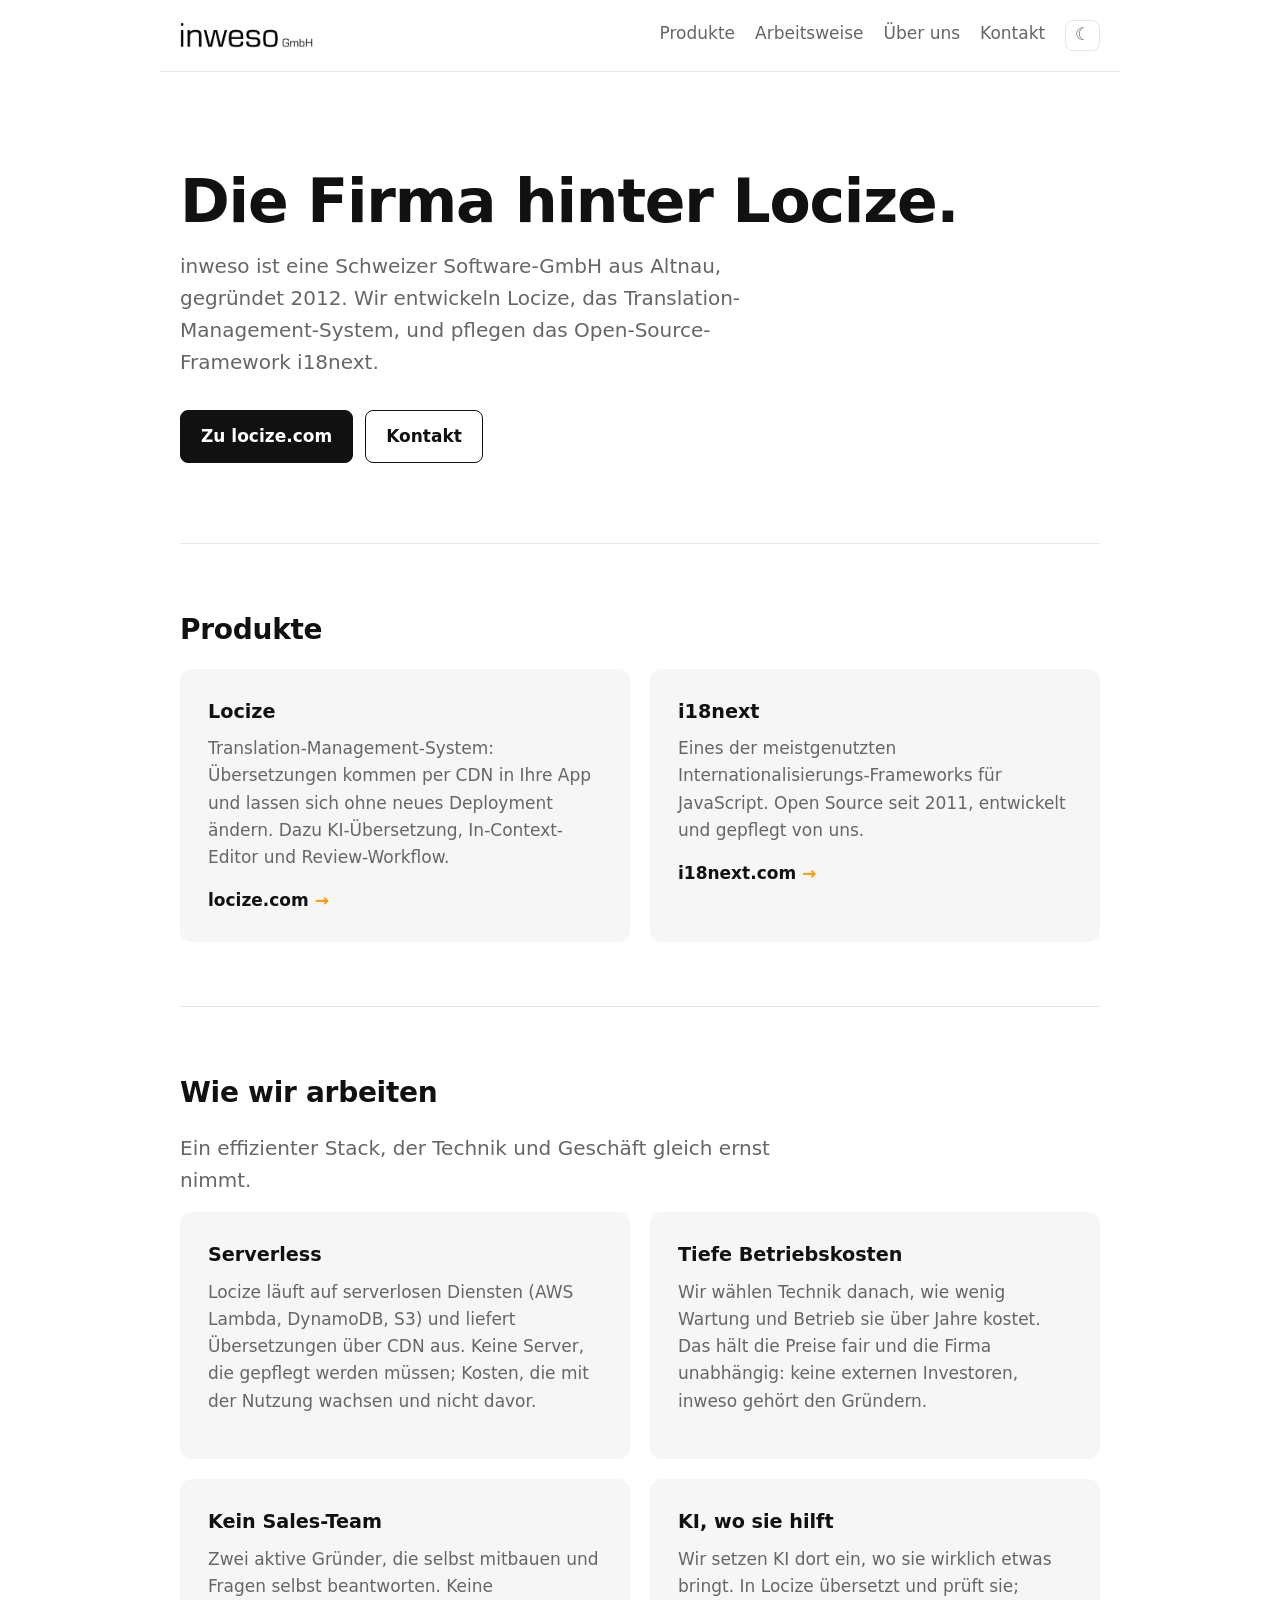
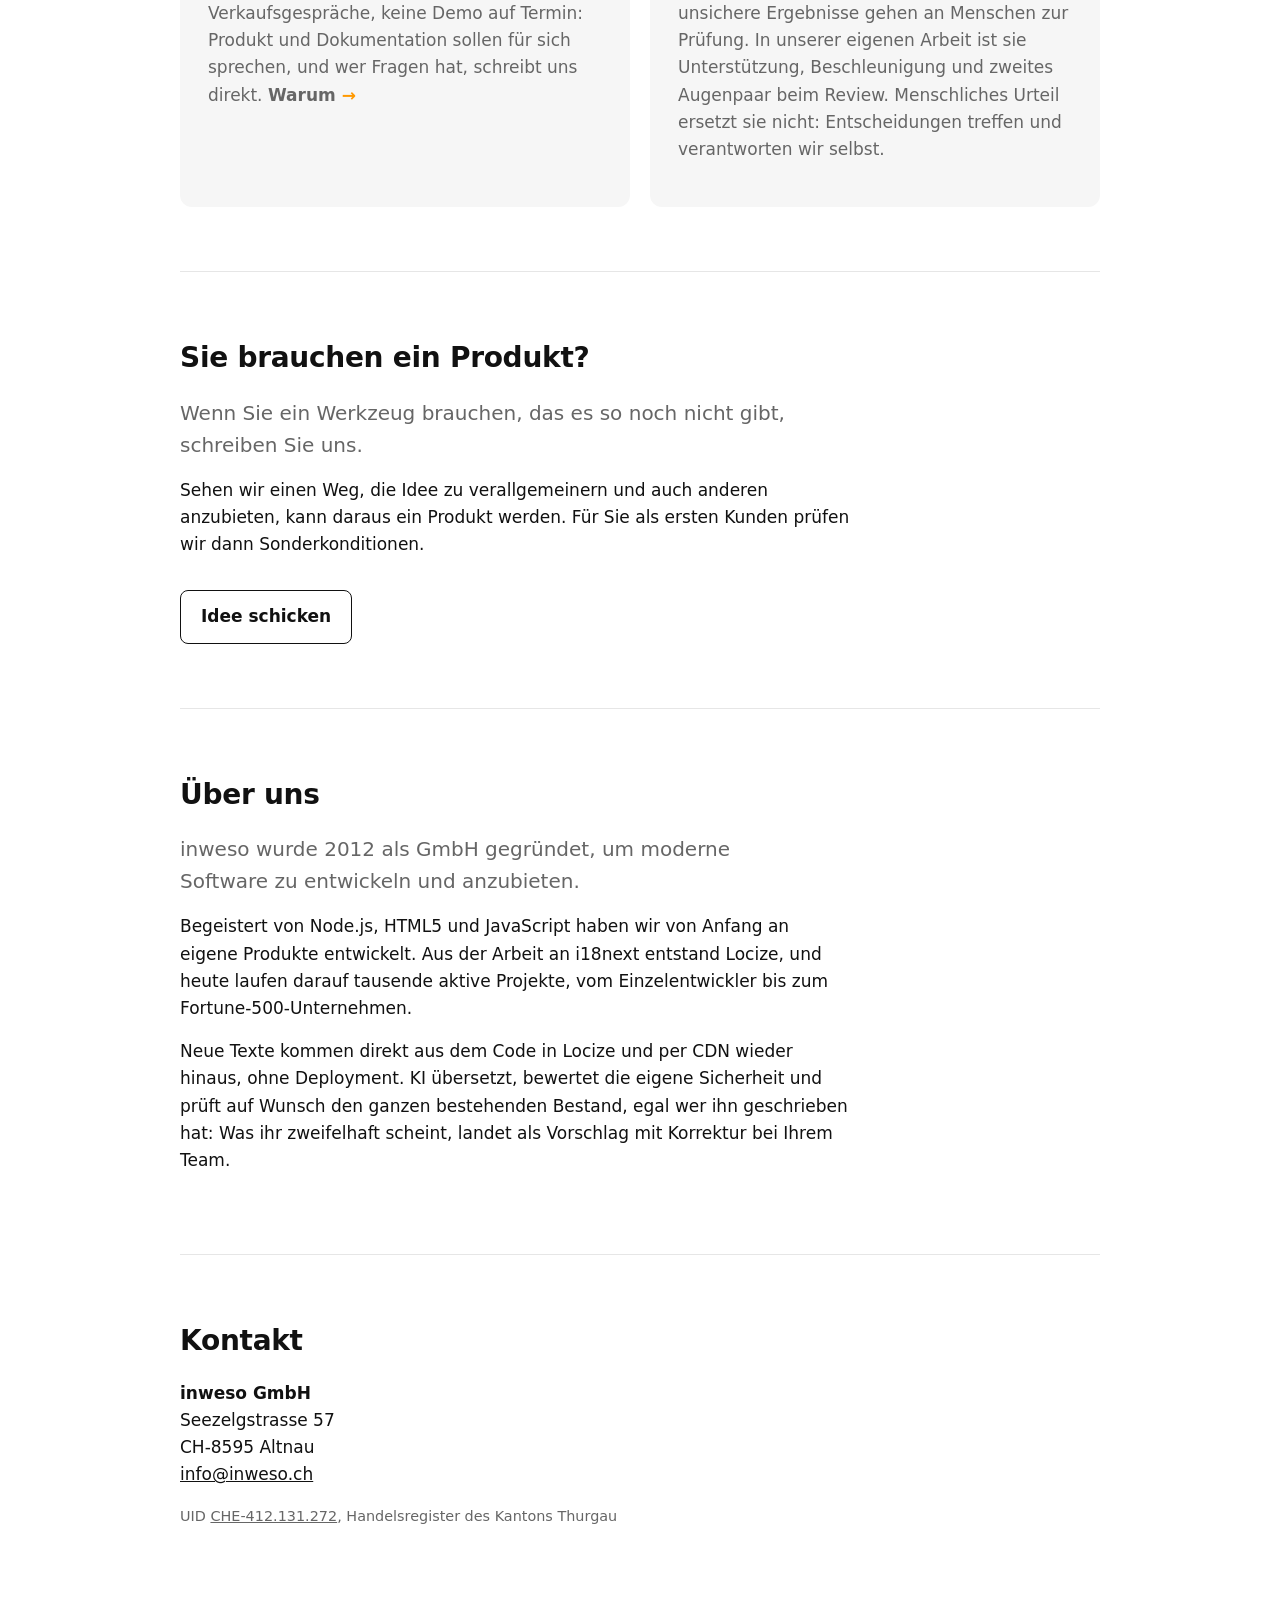
<file: index.html>
<!doctype html>
<html lang="de">
<head>
  <meta charset="utf-8">
  <meta name="viewport" content="width=device-width, initial-scale=1">
  <title>inweso GmbH: die Firma hinter Locize</title>
  <meta name="description" content="inweso GmbH ist ein Schweizer Softwareunternehmen aus Altnau TG, gegründet 2012. Wir entwickeln Locize, das Translation-Management-System, und pflegen das Open-Source-Framework i18next.">
  <link rel="canonical" href="https://inweso.ch/">
  <link rel="icon" href="favicon.ico">
  <link rel="stylesheet" href="style.css">
  <script src="theme.js"></script>
</head>
<body>
  <header class="wrap">
    <nav aria-label="Hauptnavigation">
      <a href="/"><img src="img/inweso.png" alt="inweso GmbH" width="333" height="64"></a>
      <ul>
        <li><a href="#produkte">Produkte</a></li>
        <li><a href="#arbeitsweise">Arbeitsweise</a></li>
        <li><a href="#ueber-uns">Über uns</a></li>
        <li><a href="#kontakt">Kontakt</a></li>
        <li><button id="theme" type="button" aria-label="Hell oder dunkel umschalten" title="Hell oder dunkel"></button></li>
      </ul>
    </nav>
  </header>

  <main class="wrap">
    <section class="hero">
      <h1>Die Firma hinter Locize.</h1>
      <p class="lead">inweso ist eine Schweizer Software-GmbH aus Altnau, gegründet 2012. Wir entwickeln Locize, das Translation-Management-System, und pflegen das Open-Source-Framework i18next.</p>
      <div class="actions">
        <a class="btn primary" href="https://locize.com">Zu locize.com</a>
        <a class="btn" href="#kontakt">Kontakt</a>
      </div>
    </section>

    <section id="produkte">
      <h2>Produkte</h2>
      <div class="grid">
        <div class="card">
          <h3>Locize</h3>
          <p>Translation-Management-System: Übersetzungen kommen per CDN in Ihre App und lassen sich ohne neues Deployment ändern. Dazu KI-Übersetzung, In-Context-Editor und Review-Workflow.</p>
          <a href="https://locize.com">locize.com</a>
        </div>
        <div class="card">
          <h3>i18next</h3>
          <p>Eines der meistgenutzten Internationalisierungs-Frameworks für JavaScript. Open Source seit 2011, entwickelt und gepflegt von uns.</p>
          <a href="https://www.i18next.com">i18next.com</a>
        </div>
      </div>
    </section>

    <section id="arbeitsweise">
      <h2>Wie wir arbeiten</h2>
      <p class="lead">Ein effizienter Stack, der Technik und Geschäft gleich ernst nimmt.</p>
      <div class="grid two">
        <div class="card">
          <h3>Serverless</h3>
          <p>Locize läuft auf serverlosen Diensten (AWS Lambda, DynamoDB, S3) und liefert Übersetzungen über CDN aus. Keine Server, die gepflegt werden müssen; Kosten, die mit der Nutzung wachsen und nicht davor.</p>
        </div>
        <div class="card">
          <h3>Tiefe Betriebskosten</h3>
          <p>Wir wählen Technik danach, wie wenig Wartung und Betrieb sie über Jahre kostet. Das hält die Preise fair und die Firma unabhängig: keine externen Investoren, inweso gehört den Gründern.</p>
        </div>
        <div class="card">
          <h3>Kein Sales-Team</h3>
          <p>Zwei aktive Gründer, die selbst mitbauen und Fragen selbst beantworten. Keine Verkaufsgespräche, keine Demo auf Termin: Produkt und Dokumentation sollen für sich sprechen, und wer Fragen hat, schreibt uns direkt. <a href="https://locize.com/de/why-no-sales">Warum</a></p>
        </div>
        <div class="card">
          <h3>KI, wo sie hilft</h3>
          <p>Wir setzen KI dort ein, wo sie wirklich etwas bringt. In Locize übersetzt und prüft sie; unsichere Ergebnisse gehen an Menschen zur Prüfung. In unserer eigenen Arbeit ist sie Unterstützung, Beschleunigung und zweites Augenpaar beim Review. Menschliches Urteil ersetzt sie nicht: Entscheidungen treffen und verantworten wir selbst.</p>
        </div>
      </div>
    </section>

    <section id="produktidee">
      <h2>Sie brauchen ein Produkt?</h2>
      <p class="lead">Wenn Sie ein Werkzeug brauchen, das es so noch nicht gibt, schreiben Sie uns.</p>
      <p>Sehen wir einen Weg, die Idee zu verallgemeinern und auch anderen anzubieten, kann daraus ein Produkt werden. Für Sie als ersten Kunden prüfen wir dann Sonderkonditionen.</p>
      <div class="actions"><a class="btn" href="mailto:info@inweso.ch">Idee schicken</a></div>
    </section>

    <section id="ueber-uns">
      <h2>Über uns</h2>
      <p class="lead">inweso wurde 2012 als GmbH gegründet, um moderne Software zu entwickeln und anzubieten.</p>
      <p>Begeistert von Node.js, HTML5 und JavaScript haben wir von Anfang an eigene Produkte entwickelt. Aus der Arbeit an i18next entstand Locize, und heute laufen darauf tausende aktive Projekte, vom Einzelentwickler bis zum Fortune-500-Unternehmen.</p>
      <p>Neue Texte kommen direkt aus dem Code in Locize und per CDN wieder hinaus, ohne Deployment. KI übersetzt, bewertet die eigene Sicherheit und prüft auf Wunsch den ganzen bestehenden Bestand, egal wer ihn geschrieben hat: Was ihr zweifelhaft scheint, landet als Vorschlag mit Korrektur bei Ihrem Team.</p>
    </section>

    <section id="kontakt">
      <h2>Kontakt</h2>
      <address>
        <strong>inweso GmbH</strong><br>
        Seezelgstrasse 57<br>
        CH-8595 Altnau<br>
        <a href="mailto:info@inweso.ch">info@inweso.ch</a>
      </address>
      <p class="register">UID <a href="https://tg.chregister.ch/cr-portal/auszug/auszug.xhtml?uid=CHE-412.131.272">CHE-412.131.272</a>, Handelsregister des Kantons Thurgau</p>
    </section>
  </main>

  <footer class="wrap">© inweso GmbH · <a href="datenschutz.html">Datenschutz</a></footer>
</body>
</html>
</file>
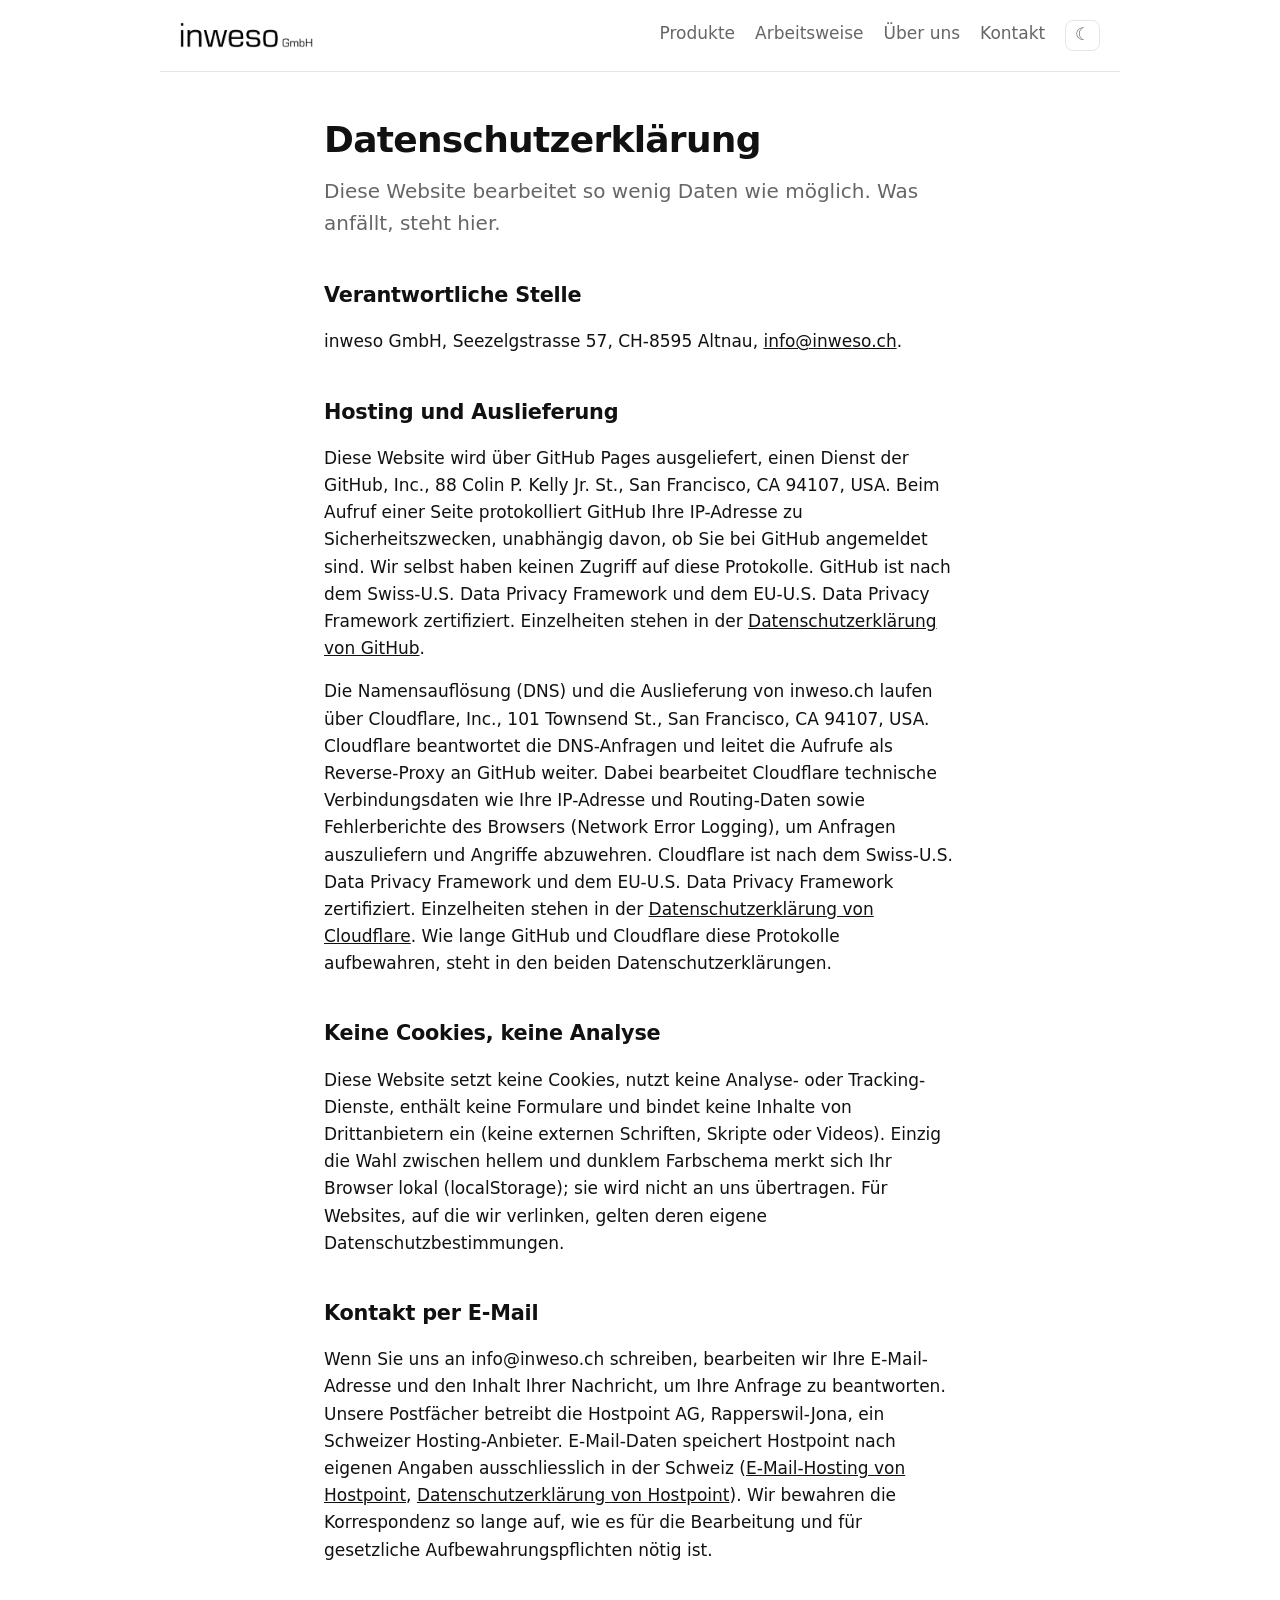
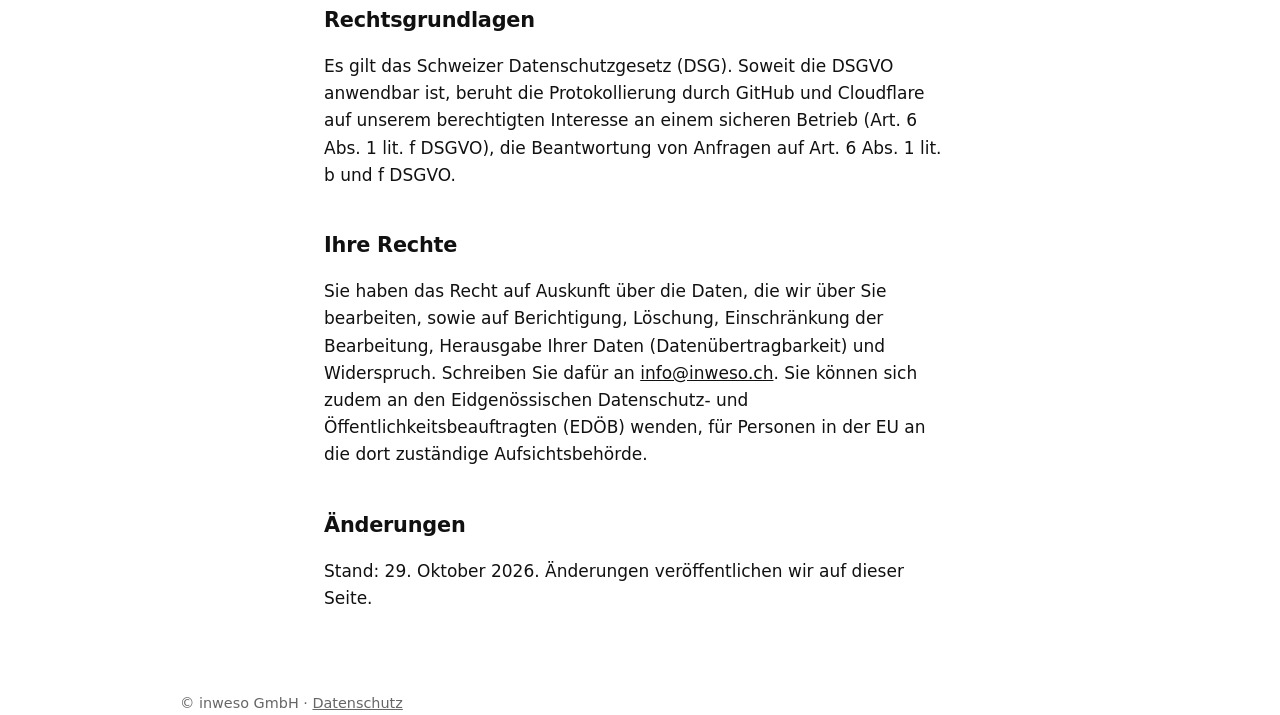
<file: datenschutz.html>
<!doctype html>
<html lang="de">
<head>
  <meta charset="utf-8">
  <meta name="viewport" content="width=device-width, initial-scale=1">
  <title>Datenschutz: inweso GmbH</title>
  <meta name="description" content="Datenschutzerklärung der Website inweso.ch der inweso GmbH.">
  <link rel="canonical" href="https://inweso.ch/datenschutz.html">
  <link rel="icon" href="favicon.ico">
  <link rel="stylesheet" href="style.css">
  <script src="theme.js"></script>
</head>
<body>
  <header class="wrap">
    <nav aria-label="Hauptnavigation">
      <a href="/"><img src="img/inweso.png" alt="inweso GmbH" width="333" height="64"></a>
      <ul>
        <li><a href="/#produkte">Produkte</a></li>
        <li><a href="/#arbeitsweise">Arbeitsweise</a></li>
        <li><a href="/#ueber-uns">Über uns</a></li>
        <li><a href="/#kontakt">Kontakt</a></li>
        <li><button id="theme" type="button" aria-label="Hell oder dunkel umschalten" title="Hell oder dunkel"></button></li>
      </ul>
    </nav>
  </header>

  <main class="wrap prose">
    <h1>Datenschutzerklärung</h1>
    <p class="lead">Diese Website bearbeitet so wenig Daten wie möglich. Was anfällt, steht hier.</p>

    <h2>Verantwortliche Stelle</h2>
    <p>inweso GmbH, Seezelgstrasse 57, CH-8595 Altnau, <a href="mailto:info@inweso.ch">info@inweso.ch</a>.</p>

    <h2>Hosting und Auslieferung</h2>
    <p>Diese Website wird über GitHub Pages ausgeliefert, einen Dienst der GitHub, Inc., 88 Colin P. Kelly Jr. St., San Francisco, CA 94107, USA. Beim Aufruf einer Seite protokolliert GitHub Ihre IP-Adresse zu Sicherheitszwecken, unabhängig davon, ob Sie bei GitHub angemeldet sind. Wir selbst haben keinen Zugriff auf diese Protokolle. GitHub ist nach dem Swiss-U.S. Data Privacy Framework und dem EU-U.S. Data Privacy Framework zertifiziert. Einzelheiten stehen in der <a href="https://docs.github.com/de/site-policy/privacy-policies/github-general-privacy-statement">Datenschutzerklärung von GitHub</a>.</p>
    <p>Die Namensauflösung (DNS) und die Auslieferung von inweso.ch laufen über Cloudflare, Inc., 101 Townsend St., San Francisco, CA 94107, USA. Cloudflare beantwortet die DNS-Anfragen und leitet die Aufrufe als Reverse-Proxy an GitHub weiter. Dabei bearbeitet Cloudflare technische Verbindungsdaten wie Ihre IP-Adresse und Routing-Daten sowie Fehlerberichte des Browsers (Network Error Logging), um Anfragen auszuliefern und Angriffe abzuwehren. Cloudflare ist nach dem Swiss-U.S. Data Privacy Framework und dem EU-U.S. Data Privacy Framework zertifiziert. Einzelheiten stehen in der <a href="https://www.cloudflare.com/privacypolicy/">Datenschutzerklärung von Cloudflare</a>. Wie lange GitHub und Cloudflare diese Protokolle aufbewahren, steht in den beiden Datenschutzerklärungen.</p>

    <h2>Keine Cookies, keine Analyse</h2>
    <p>Diese Website setzt keine Cookies, nutzt keine Analyse- oder Tracking-Dienste, enthält keine Formulare und bindet keine Inhalte von Drittanbietern ein (keine externen Schriften, Skripte oder Videos). Einzig die Wahl zwischen hellem und dunklem Farbschema merkt sich Ihr Browser lokal (localStorage); sie wird nicht an uns übertragen. Für Websites, auf die wir verlinken, gelten deren eigene Datenschutzbestimmungen.</p>

    <h2>Kontakt per E-Mail</h2>
    <p>Wenn Sie uns an info@inweso.ch schreiben, bearbeiten wir Ihre E-Mail-Adresse und den Inhalt Ihrer Nachricht, um Ihre Anfrage zu beantworten. Unsere Postfächer betreibt die Hostpoint AG, Rapperswil-Jona, ein Schweizer Hosting-Anbieter. E-Mail-Daten speichert Hostpoint nach eigenen Angaben ausschliesslich in der Schweiz (<a href="https://www.hostpoint.ch/email/">E-Mail-Hosting von Hostpoint</a>, <a href="https://www.hostpoint.ch/hostpoint/kontakt-agb.html#datenschutz">Datenschutzerklärung von Hostpoint</a>). Wir bewahren die Korrespondenz so lange auf, wie es für die Bearbeitung und für gesetzliche Aufbewahrungspflichten nötig ist.</p>

    <h2>Rechtsgrundlagen</h2>
    <p>Es gilt das Schweizer Datenschutzgesetz (DSG). Soweit die DSGVO anwendbar ist, beruht die Protokollierung durch GitHub und Cloudflare auf unserem berechtigten Interesse an einem sicheren Betrieb (Art. 6 Abs. 1 lit. f DSGVO), die Beantwortung von Anfragen auf Art. 6 Abs. 1 lit. b und f DSGVO.</p>

    <h2>Ihre Rechte</h2>
    <p>Sie haben das Recht auf Auskunft über die Daten, die wir über Sie bearbeiten, sowie auf Berichtigung, Löschung, Einschränkung der Bearbeitung, Herausgabe Ihrer Daten (Datenübertragbarkeit) und Widerspruch. Schreiben Sie dafür an <a href="mailto:info@inweso.ch">info@inweso.ch</a>. Sie können sich zudem an den Eidgenössischen Datenschutz- und Öffentlichkeitsbeauftragten (EDÖB) wenden, für Personen in der EU an die dort zuständige Aufsichtsbehörde.</p>

    <h2>Änderungen</h2>
    <p>Stand: 29. Oktober 2026. Änderungen veröffentlichen wir auf dieser Seite.</p>
  </main>

  <footer class="wrap">© inweso GmbH · <a href="datenschutz.html">Datenschutz</a></footer>
</body>
</html>
</file>
<file: style.css>
/* light tokens; the dark set follows the system setting unless data-theme on <html> says otherwise (theme.js) */
:root {
  --bg: #fff;
  --fg: #111;
  --muted: #666;
  --line: #e6e6e6;
  --card: #f6f6f6;
  --accent: #f90;
  --logo-invert: 0;
  --theme-icon: "☾";
  color-scheme: light dark;
}
@media (prefers-color-scheme: dark) {
  :root:not([data-theme="light"]) {
    --bg: #111;
    --fg: #eee;
    --muted: #9a9a9a;
    --line: #2a2a2a;
    --card: #1a1a1a;
    --logo-invert: 1;
    --theme-icon: "☀";
  }
}
:root[data-theme="dark"] {
  --bg: #111;
  --fg: #eee;
  --muted: #9a9a9a;
  --line: #2a2a2a;
  --card: #1a1a1a;
  --logo-invert: 1;
  --theme-icon: "☀";
}
* { box-sizing: border-box; }
@media (prefers-reduced-motion: no-preference) { html { scroll-behavior: smooth; } }
body {
  margin: 0;
  background: var(--bg);
  color: var(--fg);
  font: 17px/1.6 system-ui, -apple-system, "Segoe UI", Roboto, sans-serif;
  -webkit-font-smoothing: antialiased;
}
a { color: inherit; }
a:focus-visible, .btn:focus-visible, #theme:focus-visible { outline: 2px solid var(--fg); outline-offset: 3px; }
.wrap { max-width: 60rem; margin: 0 auto; padding: 0 1.25rem; }

header { border-bottom: 1px solid var(--line); }
nav { display: flex; flex-wrap: wrap; align-items: center; gap: 1.5rem; padding: 1.25rem 0; }
nav img { height: 1.6rem; width: auto; display: block; filter: invert(var(--logo-invert)); }
nav ul { display: flex; flex-wrap: wrap; gap: .5rem 1.25rem; margin: 0 0 0 auto; padding: 0; list-style: none; white-space: nowrap; }
nav a { text-decoration: none; color: var(--muted); }
nav a:hover { color: var(--fg); }
#theme {
  background: none; border: 1px solid var(--line); border-radius: .5rem;
  color: var(--muted); font: inherit; line-height: 1.4; padding: .15rem .55rem; cursor: pointer;
}
#theme::before { content: var(--theme-icon); }
#theme:hover { color: var(--fg); border-color: var(--fg); }

h1, h2, h3 { hyphens: auto; overflow-wrap: break-word; }
h1 { font-size: clamp(2.25rem, 6vw, 3.75rem); line-height: 1.1; letter-spacing: -0.02em; margin: 0 0 1rem; }
h2 { font-size: 1.75rem; letter-spacing: -0.01em; margin: 0 0 1rem; }
h3 { font-size: 1.2rem; margin: 0 0 .5rem; }
p { margin: 0 0 1rem; max-width: 42rem; }
.lead { font-size: 1.25rem; color: var(--muted); max-width: 38rem; }

section { padding: 4rem 0; border-bottom: 1px solid var(--line); }
section:last-of-type { border-bottom: 0; }
.hero { padding: 6rem 0 5rem; }
.actions { display: flex; flex-wrap: wrap; gap: .75rem; margin-top: 2rem; }
.btn {
  display: inline-block; padding: .75rem 1.25rem; border-radius: .5rem;
  text-decoration: none; font-weight: 600; border: 1px solid var(--fg);
}
.btn.primary { background: var(--fg); color: var(--bg); }
.btn:hover { border-color: var(--accent); }
.btn.primary:hover { background: var(--accent); border-color: var(--accent); color: #111; }

.grid { display: grid; grid-template-columns: repeat(auto-fit, minmax(16rem, 1fr)); gap: 1.25rem; }
.grid.two { grid-template-columns: repeat(auto-fit, minmax(min(22rem, 100%), 1fr)); }
.card { background: var(--card); border-radius: .75rem; padding: 1.75rem; }
.card p { color: var(--muted); }
.card a { font-weight: 600; text-decoration: none; }
.card a::after { content: " →" / ""; color: var(--accent); }

/* the privacy page: one column of text */
.prose { max-width: 42rem; padding-top: 3rem; padding-bottom: 4rem; }
.prose h1 { font-size: 2.25rem; }
.prose h2 { font-size: 1.3rem; margin-top: 2.5rem; }

address { font-style: normal; }
.register { margin-top: 1rem; color: var(--muted); font-size: .9rem; }
footer { padding: 2rem 0 3rem; color: var(--muted); font-size: .9rem; }
@media (max-width: 36rem) { nav ul { gap: .9rem; font-size: .95rem; } }
</file>
